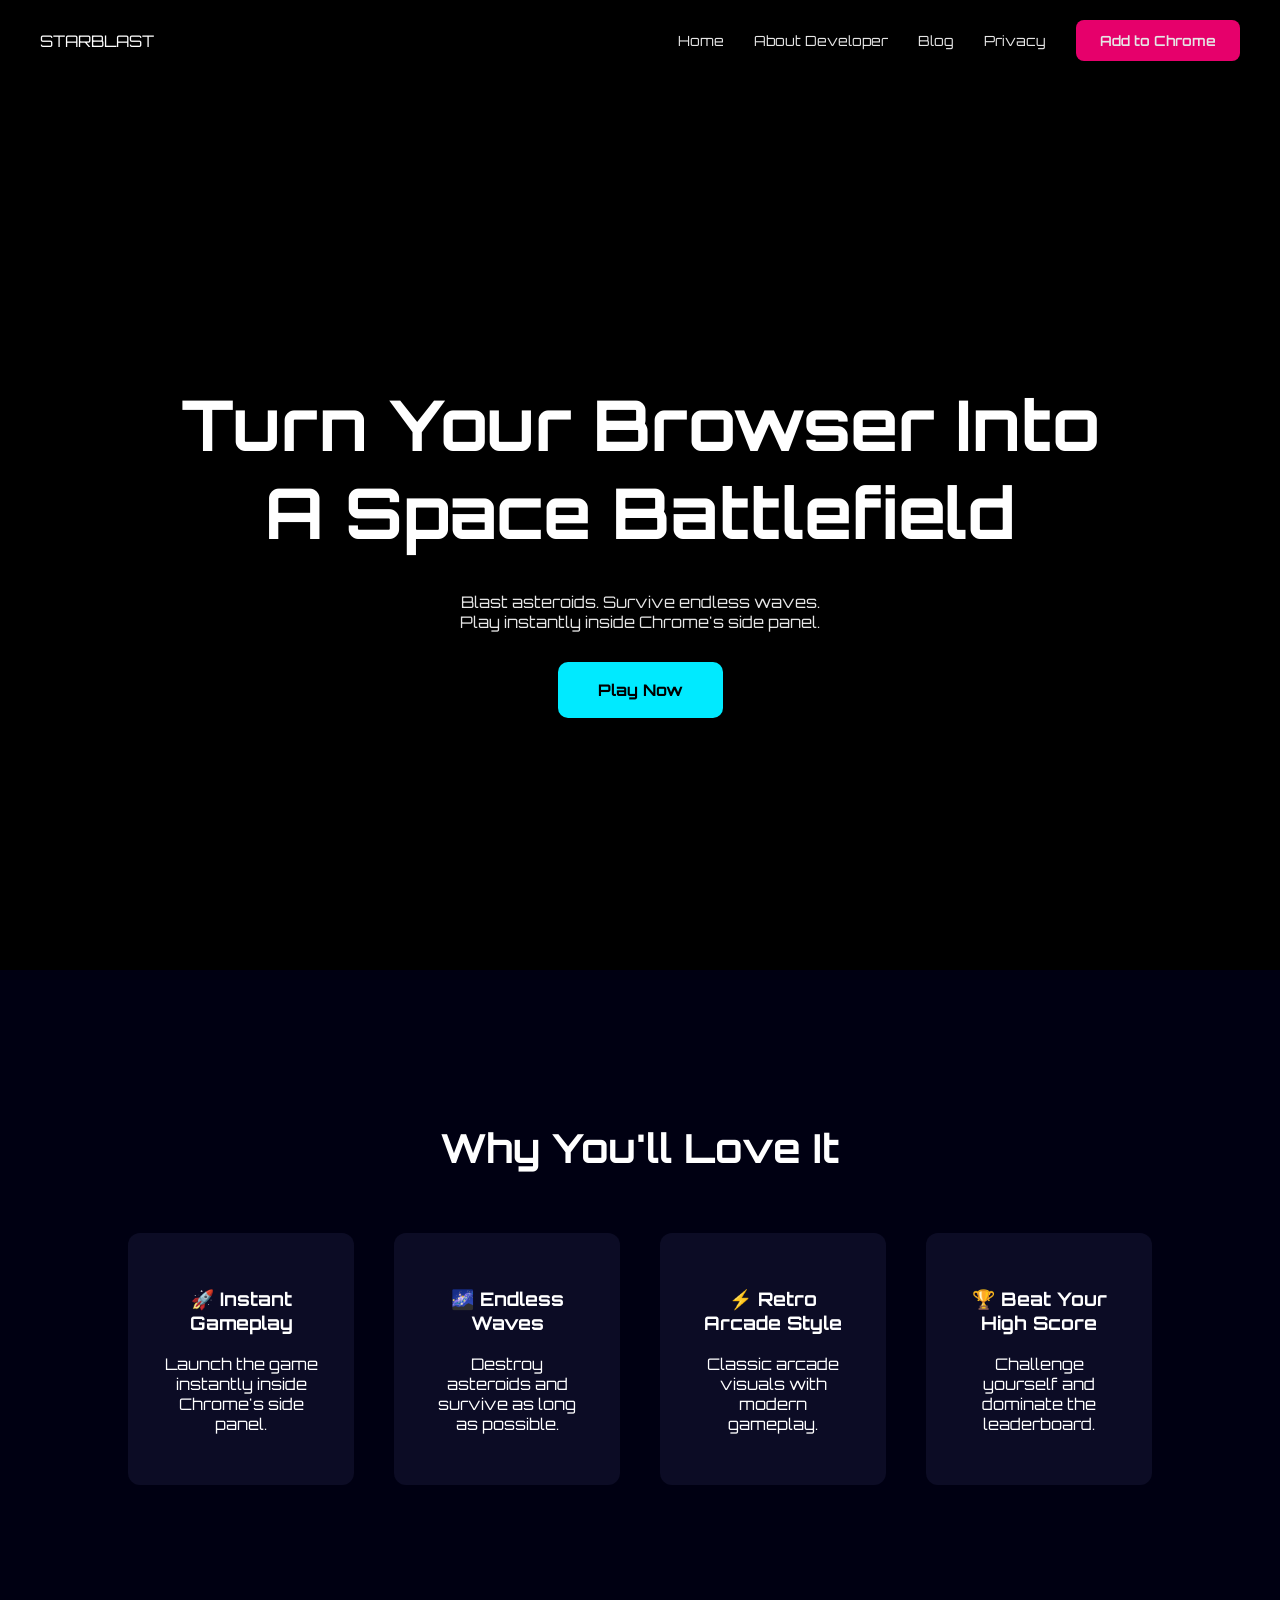
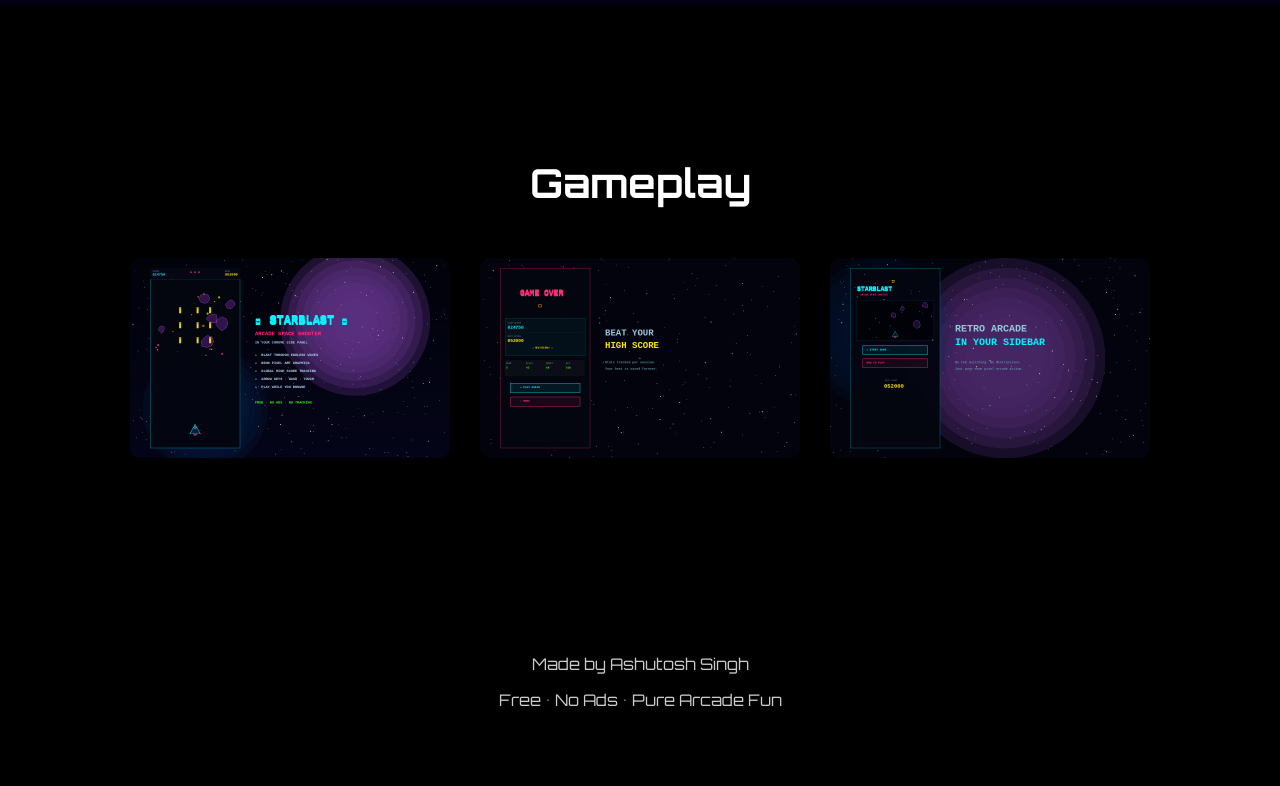
<file: index.html>
<!DOCTYPE html>
<html lang="en">

<head>

<meta charset="UTF-8">
<meta name="viewport" content="width=device-width, initial-scale=1.0">

<title>Starblast – Side Panel Space Shooter</title>

<link rel="stylesheet" href="style.css">

<link href="https://fonts.googleapis.com/css2?family=Orbitron:wght@400;600;800&display=swap" rel="stylesheet">

</head>

<body>


<!-- FULLSCREEN VIDEO -->

<video autoplay muted loop playsinline class="bg-video">
<source src="assets/background.mp4" type="video/mp4">
</video>



<!-- NAVBAR -->

<header class="navbar">

<div class="logo">
STARBLAST
</div>

<nav class="nav-links">

<a href="index.html">Home</a>
<a href="about.html">About Developer</a>
<a href="blog.html">Blog</a>
<a href="privacy.html">Privacy</a>

<a class="install-btn"
href="https://chromewebstore.google.com/detail/starblast-side-panel-spac/cpnhjiplalfldcmgcfhlcglnpdehcepo"
target="_blank">
Add to Chrome
</a>

</nav>

</header>



<!-- HERO -->

<section class="hero">

<h1>
Turn Your Browser Into<br>
A Space Battlefield
</h1>

<p>
Blast asteroids. Survive endless waves.<br>
Play instantly inside Chrome's side panel.
</p>

<a class="play-btn"
href="https://chromewebstore.google.com/detail/starblast-side-panel-spac/cpnhjiplalfldcmgcfhlcglnpdehcepo"
target="_blank">
Play Now
</a>

</section>



<!-- FEATURES -->

<section class="features">

<h2>Why You'll Love It</h2>

<div class="features-grid">

<div class="feature-card">
<h3>🚀 Instant Gameplay</h3>
<p>Launch the game instantly inside Chrome's side panel.</p>
</div>

<div class="feature-card">
<h3>🌌 Endless Waves</h3>
<p>Destroy asteroids and survive as long as possible.</p>
</div>

<div class="feature-card">
<h3>⚡ Retro Arcade Style</h3>
<p>Classic arcade visuals with modern gameplay.</p>
</div>

<div class="feature-card">
<h3>🏆 Beat Your High Score</h3>
<p>Challenge yourself and dominate the leaderboard.</p>
</div>

</div>

</section>



<!-- SCREENSHOTS -->

<section class="screenshots">

<h2>Gameplay</h2>

<div class="gallery">

<img src="assets/gameplay1.png">
<img src="assets/gameplay2.png">
<img src="assets/gameplay3.png">

</div>

</section>



<!-- FOOTER -->

<footer>

<p>Made by Ashutosh Singh</p>
<p>Free • No Ads • Pure Arcade Fun</p>

</footer>


</body>

</html>
</file>
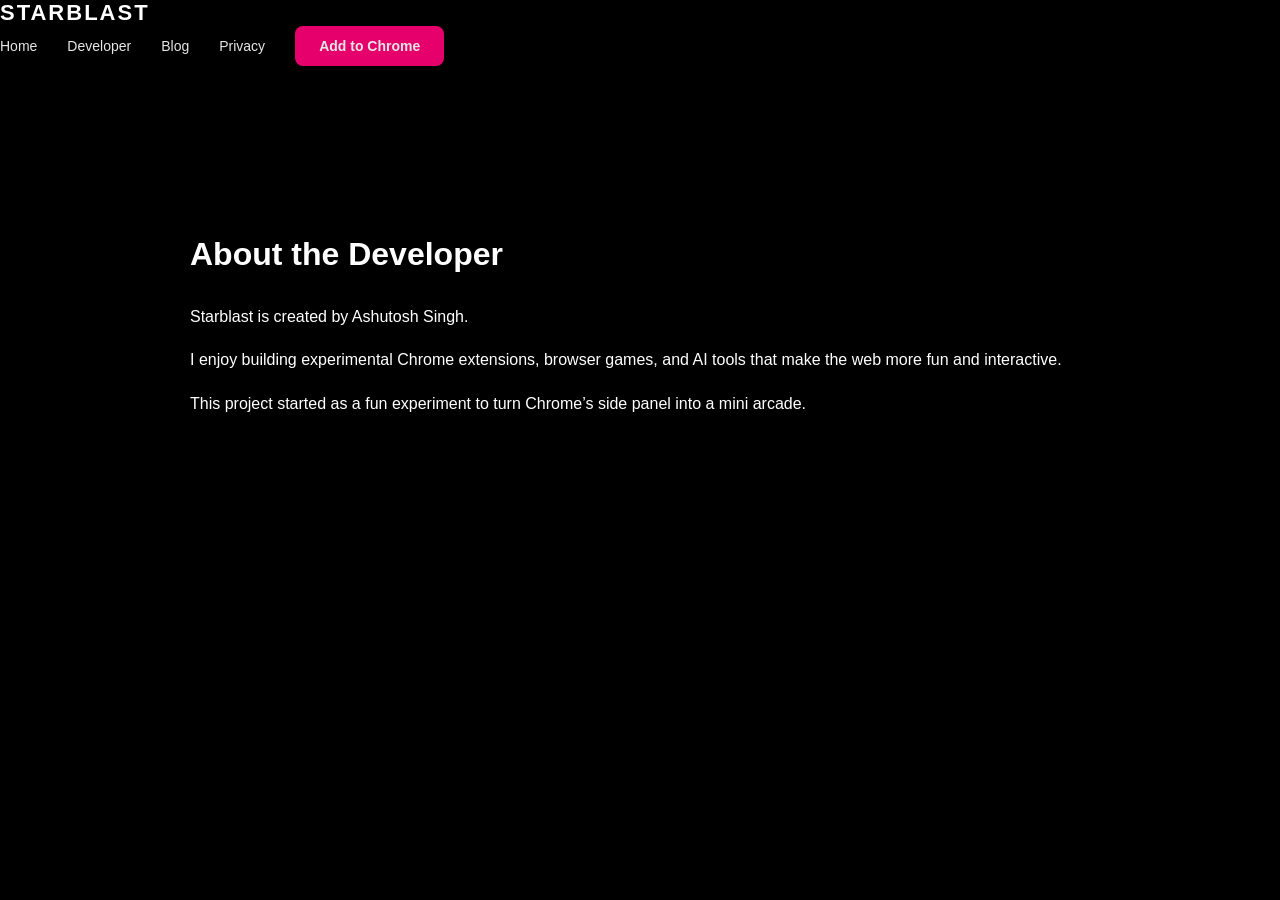
<file: about.html>
<!DOCTYPE html>
<html>

<head>

<title>About Developer – Starblast</title>
<link rel="stylesheet" href="style.css">

</head>

<body>
<div class="logo">
<a href="index.html">STARBLAST</a>
</div>

<nav class="nav-links">

<a href="index.html">Home</a>
<a href="about.html">Developer</a>
<a href="blog.html">Blog</a>
<a href="privacy.html">Privacy</a>

<a class="install-btn"
href="https://chromewebstore.google.com/detail/starblast-side-panel-spac/cpnhjiplalfldcmgcfhlcglnpdehcepo"
target="_blank">
Add to Chrome
</a>

</nav>

</header>
  

  
<div class="page">

<h1>About the Developer</h1>

<p>
Starblast is created by Ashutosh Singh.
</p>

<p>
I enjoy building experimental Chrome extensions, browser games,
and AI tools that make the web more fun and interactive.
</p>

<p>
This project started as a fun experiment to turn Chrome’s side panel
into a mini arcade.
</p>

</div>

</body>

</html>
</file>
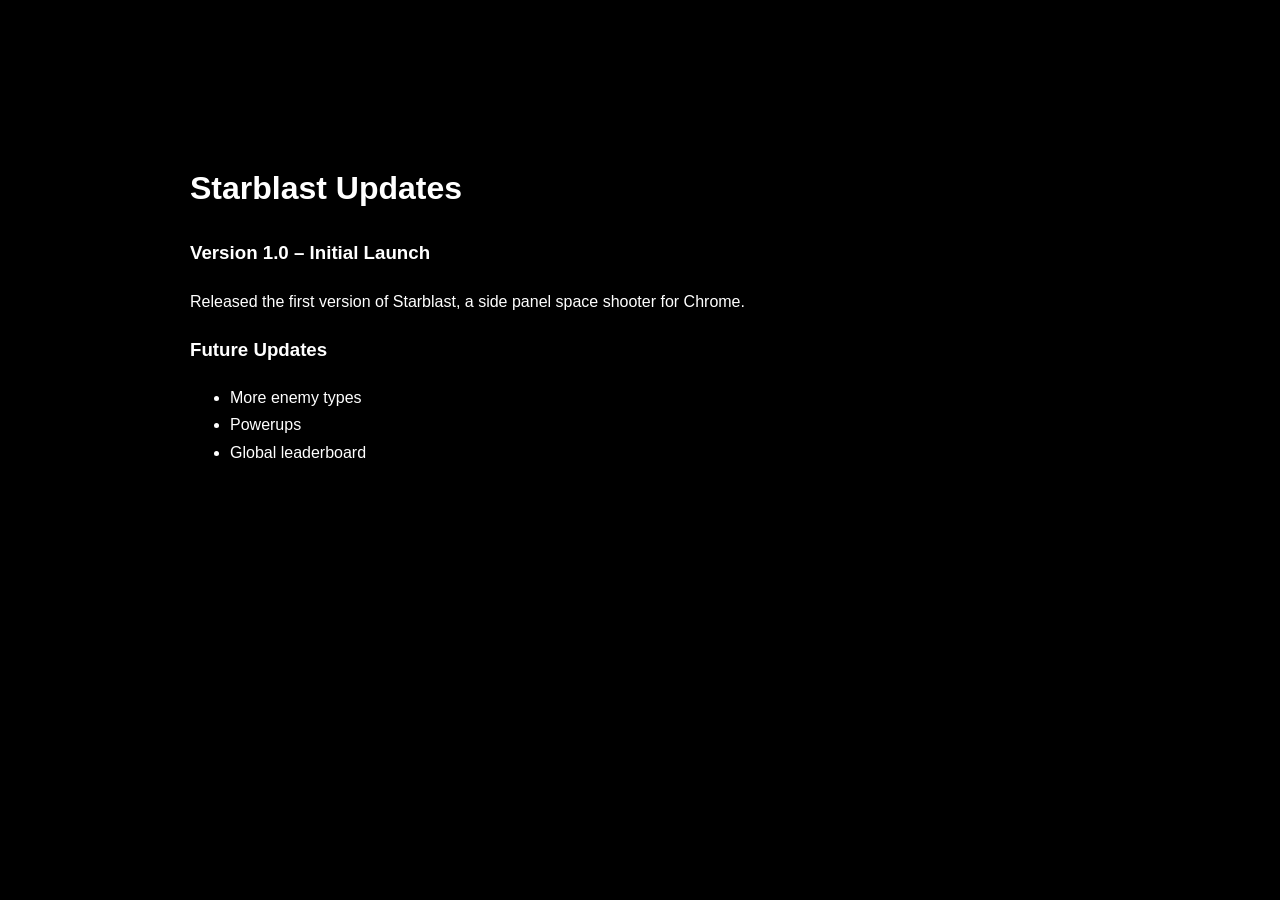
<file: blog.html>
<!DOCTYPE html>
<html>

<head>

<title>Starblast Updates</title>
<link rel="stylesheet" href="style.css">

</head>

<body>

<div class="page">

<h1>Starblast Updates</h1>

<h3>Version 1.0 – Initial Launch</h3>

<p>
Released the first version of Starblast, a side panel space shooter
for Chrome.
</p>

<h3>Future Updates</h3>

<ul>
<li>More enemy types</li>
<li>Powerups</li>
<li>Global leaderboard</li>
</ul>

</div>

</body>

</html>
</file>
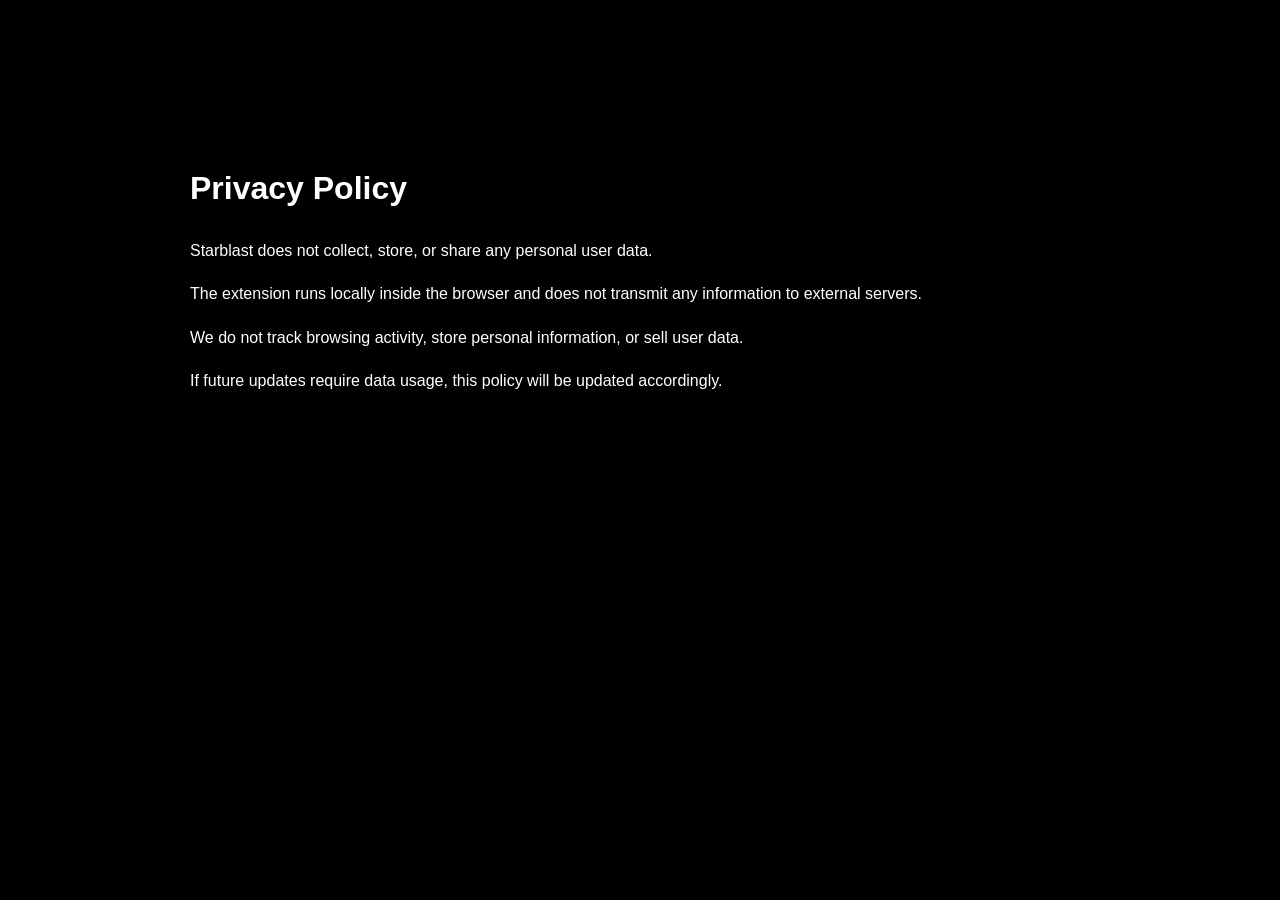
<file: privacy.html>
<!DOCTYPE html>
<html>

<head>

<title>Privacy Policy – Starblast</title>
<link rel="stylesheet" href="style.css">

</head>

<body>

<div class="page">

<h1>Privacy Policy</h1>

<p>
Starblast does not collect, store, or share any personal user data.
</p>

<p>
The extension runs locally inside the browser and does not transmit
any information to external servers.
</p>

<p>
We do not track browsing activity, store personal information,
or sell user data.
</p>

<p>
If future updates require data usage, this policy will be updated
accordingly.
</p>

</div>

</body>

</html>
</file>
<file: style.css>
body{
margin:0;
overflow-x:hidden;
font-family:'Orbitron', sans-serif;
color:white;
background:black;
}


/* VIDEO BACKGROUND */

.bg-video{
position:fixed;
top:0;
left:0;
width:100%;
height:100%;
object-fit:cover;
z-index:-1;
filter:brightness(0.35);
}


/* NAVBAR */

.navbar{
position:fixed;
top:0;
left:0;
width:100%;
display:flex;
justify-content:space-between;
align-items:center;
padding:20px 40px;
box-sizing:border-box;
z-index:100;
}

.logo a{
color:white;
font-size:22px;
font-weight:800;
letter-spacing:2px;
text-decoration:none;
}

.nav-links{
display:flex;
align-items:center;
gap:30px;
}

.nav-links a{
color:white;
text-decoration:none;
font-size:14px;
opacity:0.9;
}

.nav-links a:hover{
opacity:1;
}

.install-btn{
background:#ff0077;
color:white;
padding:12px 24px;
border-radius:8px;
text-decoration:none;
font-weight:600;
transition:0.2s;
}

.install-btn:hover{
background:#ff2f8f;
}


/* HERO */

.hero{
height:100vh;
display:flex;
flex-direction:column;
justify-content:center;
align-items:center;
text-align:center;
padding-top:70px;
}

.hero h1{
font-size:70px;
margin-bottom:20px;
}

.hero p{
margin-bottom:30px;
opacity:0.9;
}

.play-btn{
background:#00eaff;
padding:18px 40px;
border-radius:10px;
text-decoration:none;
color:black;
font-weight:700;
}


/* FEATURES */

.features{
padding:120px 10%;
text-align:center;
background:rgba(0,0,30,0.6);
backdrop-filter:blur(6px);
}

.features h2{
font-size:40px;
margin-bottom:60px;
}

.features-grid{
display:grid;
grid-template-columns:repeat(auto-fit,minmax(220px,1fr));
gap:40px;
}

.feature-card{
background:#0c0c25;
padding:35px;
border-radius:12px;
transition:transform 0.2s;
}

.feature-card:hover{
transform:scale(1.05);
}


/* SCREENSHOTS */

.screenshots{
padding:120px 10%;
text-align:center;
}

.screenshots h2{
font-size:40px;
margin-bottom:50px;
}

.gallery{
display:flex;
justify-content:center;
gap:30px;
flex-wrap:wrap;
}

.gallery img{
width:320px;
border-radius:10px;
}


/* FOOTER */

footer{
padding:60px;
text-align:center;
background:#000;
opacity:0.8;
}


/* PAGE CONTENT (about/blog/privacy) */

.page{
max-width:900px;
margin:120px auto;
padding:20px;
line-height:1.7;
}
</file>
